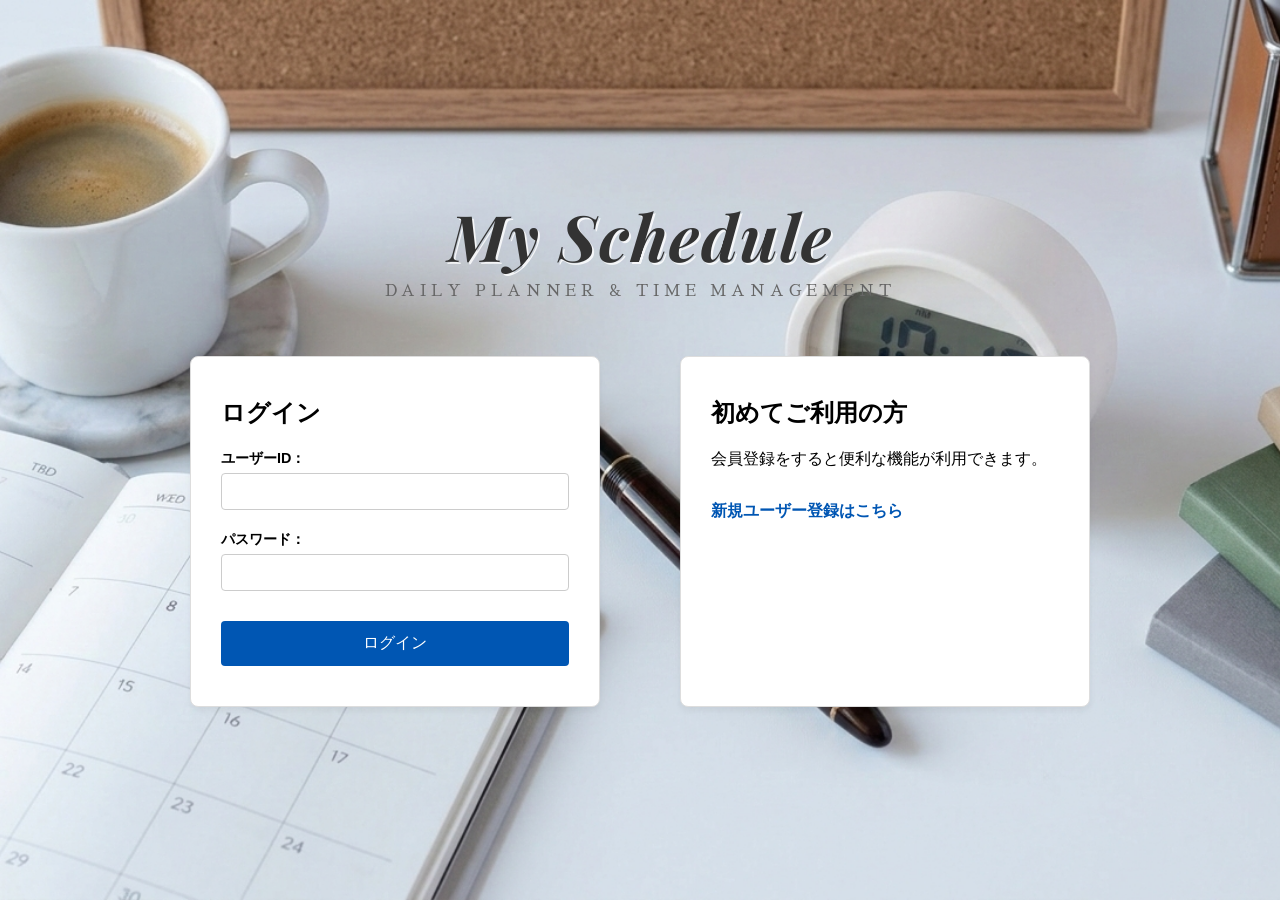
<file: target/classes/templates/index.html>
<!DOCTYPE html>
<html lang="ja" xmlns:th="http://www.thymeleaf.org">
<link
	href="https://fonts.googleapis.com/css2?family=Playfair+Display:ital,wght@1,700&family=Sawarabi+Mincho&display=swap"
	rel="stylesheet">
<link rel="Stylesheet" href="../static/css/style01-index.css" th:href="@{/css/style01-index.css}">

<head>
	<meta charset="UTF-8">
	<title>ログイン</title>
</head>
<div class="header-title">
	<h1>My Schedule</h1>
	<p class="sub-title">Daily Planner & Time Management</p>
</div>

<body>
	<div class="login-container">
		<!-- 左側：ログイン -->
		<div class="left">
			<h2>ログイン</h2>
			<div th:if="${errorMessage}" style="color: red; margin-bottom: 10px;">
				<p th:text="${errorMessage}"></p>
			</div>
			<!-- Spring Boot の Controller に POST 送信 -->
			<!-- Tymeleafに変更済み（action="/login"）-->
			<form th:action="@{/login}" method="post">
				<div>
					<label for="user">ユーザーID：</label>
					<input type="text" id="user" name="name" required>
				</div>
				<div>
					<label for="password">パスワード：</label>
					<input type="password" id="password" name="passwordHash" required>
				</div>
				<button type="submit">ログイン</button>
			</form>
			<!-- Thymeleaf追加 --><!-- エラーメッセージがある場合のみ表示される -->
		</div>

		<!-- 右側：新規登録-->
		<div class="signup-text">
			<h2>初めてご利用の方</h2>
			<p>会員登録をすると便利な機能が利用できます。</p>
			<a href="/signup">新規ユーザー登録はこちら</a>
		</div>
	</div>
</body>

</html>
</file>
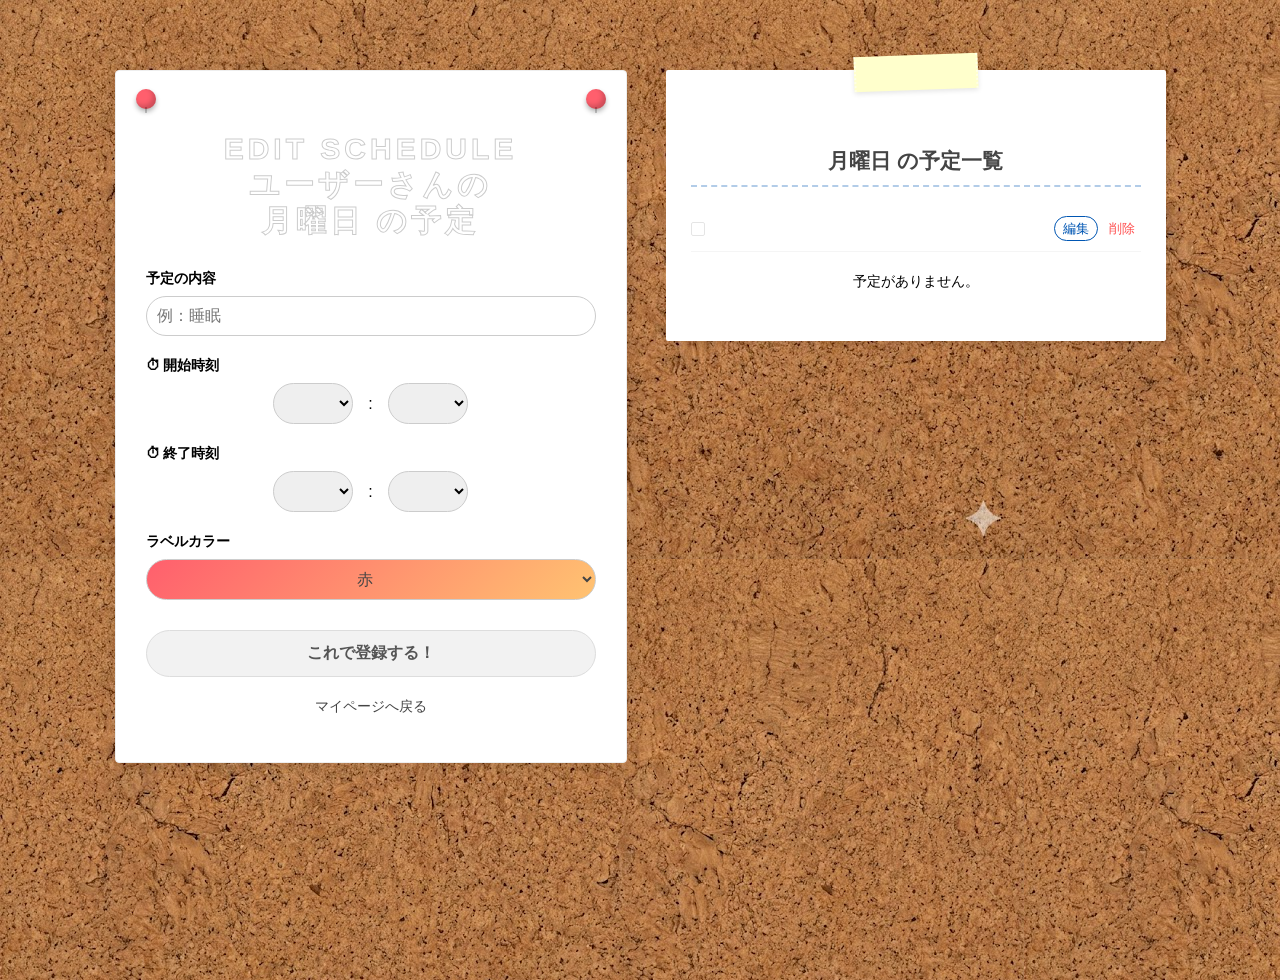
<file: target/classes/templates/edit.html>
<!DOCTYPE html>
<html lang="ja" xmlns:th="http://www.thymeleaf.org">

<head>
	<meta charset="UTF-8">
	<meta name="viewport" content="width=device-width, initial-scale=1.0">
	<title>1日の予定設定</title>
	<link rel="stylesheet" href="../static/css/style03-edit.css" th:href="@{/css/style03-edit.css}">
</head>

<body>
	<div class="form-container">
		<div class="pin-left"></div>
		<div class="pin-right"></div>

		<h1>
			<span class="en-title">Edit Schedule</span>
			<br>
			<span th:text="${session.user.name}">ユーザー</span>さんの<br>
			<span th:text="${selectedWeekName}">月曜日</span> の予定
		</h1>

		<div th:if="${successMessage}"
			style="color: #28a745; font-weight: bold; margin-bottom: 20px; text-align: center;">
			<span th:text="${successMessage}"></span>
		</div>
		<div th:if="${errorMessage}"
			style="color: #ff4d4d; font-weight: bold; margin-bottom: 20px; text-align: center; font-size: 0.9em;">
			<span th:text="${errorMessage}"></span>
		</div>

		<form th:action="@{/edit}" method="post" onsubmit="combineTime()">
			<input type="hidden" name="weekday" th:value="${selectedWeek}">
			<input type="hidden" name="id" th:value="${schedule?.id}">

			<input type="hidden" name="startTimeStr" id="startTimeStr">
			<input type="hidden" name="endTimeStr" id="endTimeStr">

			<div class="form-group">
				<label>予定の内容</label>
				<input type="text" name="categoryName" th:value="${schedule?.categoryName}" placeholder="例：睡眠" required>
			</div>

			<div class="form-group">
				<label>⏱ 開始時刻</label>
				<div class="time-select-group">
					<select id="startH" required>
						<option th:each="h : ${#numbers.sequence(0, 23)}" th:value="${#numbers.formatInteger(h, 2)}"
							th:text="${#numbers.formatInteger(h, 2)}" th:selected="${startHour == h}"></option>
					</select>
					:
					<select id="startM" required>
						<option th:each="m : ${#numbers.sequence(0, 59)}" th:value="${#numbers.formatInteger(m, 2)}"
							th:text="${#numbers.formatInteger(m, 2)}" th:selected="${startMin == m}"></option>
					</select>
				</div>
			</div>

			<div class="form-group">
				<label>⏱ 終了時刻</label>
				<div class="time-select-group">
					<select id="endH" required>
						<option th:each="h : ${#numbers.sequence(0, 23)}" th:value="${#numbers.formatInteger(h, 2)}"
							th:text="${#numbers.formatInteger(h, 2)}" th:selected="${endHour == h}"></option>
					</select>
					:
					<select id="endM" required>
						<option th:each="m : ${#numbers.sequence(0, 59)}" th:value="${#numbers.formatInteger(m, 2)}"
							th:text="${#numbers.formatInteger(m, 2)}" th:selected="${endMin == m}"></option>
					</select>
				</div>
			</div>

			<div class="form-group">
				<label>ラベルカラー</label>
				<select name="categoryColor" required>
					<option value="#ff0000" th:selected="${schedule?.categoryColor == '#ff0000'}">赤</option>
					<option value="#0000ff" th:selected="${schedule?.categoryColor == '#0000ff'}">青</option>
					<option value="#00ff00" th:selected="${schedule?.categoryColor == '#00ff00'}">緑</option>
					<option value="#ffff00" th:selected="${schedule?.categoryColor == '#ffff00'}">黄色</option>
					<option value="#800080" th:selected="${schedule?.categoryColor == '#800080'}">紫</option>
					<option value="#ff69b4" th:selected="${schedule?.categoryColor == '#ff69b4'}">ピンク</option>
					<option value="#ffa500" th:selected="${schedule?.categoryColor == '#ffa500'}">オレンジ</option>
					<option value="#808080" th:selected="${schedule?.categoryColor == '#808080'}">グレー</option>
				</select>
			</div>

			<button type="submit" class="btn-submit">これで登録する！</button>
		</form>

		<div class="cancel-link">
			<p><a th:href="@{/mypage(week=${selectedWeek})}">マイページへ戻る</a></p>
		</div>
	</div>
	<div class="schedules-container">
		<h2><span th:text="${selectedWeekName}">月曜日</span> の予定一覧</h2>
		<div class="schedule-list">
			<div th:each="s : ${schedules}" class="schedule-item">
				<div class="schedule-info">
					<span class="category-badge" th:style="|background-color: ${s.categoryColor}|"></span>
					<div class="details">
						<strong class="category-text" th:text="${s.categoryName}"></strong>
						<div class="time-display">
							<span
								th:text="|${s.startTime/60}:${#numbers.formatInteger(s.startTime%60, 2)} ～ ${s.endTime/60}:${#numbers.formatInteger(s.endTime%60, 2)}|"></span>
						</div>
					</div>
				</div>
				<div class="schedule-actions">
					<a th:href="@{/edit(id=${s.id}, week=${selectedWeek})}" class="btn-edit">編集</a>
					<form th:action="@{/delete}" method="post" style="display: inline;">
						<input type="hidden" name="id" th:value="${s.id}">
						<input type="hidden" name="weekday" th:value="${selectedWeek}">
						<button type="submit" class="action-link delete-link"
							onclick="return confirm('本当に削除しますか？')">削除</button>
					</form>
				</div>
			</div>
			<div th:if="${#lists.isEmpty(schedules)}" class="no-data">予定がありません。</div>
		</div>
	</div>
	<script>
		/**
		 * 送信ボタンが押されたとき、プルダウンの「時」と「分」を
		 * コントローラーが読める "HH:mm" 形式に合成して隠し入力欄に入れます。
		 */
		function combineTime() {
			const startH = document.getElementById('startH').value;
			const startM = document.getElementById('startM').value;
			const endH = document.getElementById('endH').value;
			const endM = document.getElementById('endM').value;

			document.getElementById('startTimeStr').value = startH + ":" + startM;
			document.getElementById('endTimeStr').value = endH + ":" + endM;
		}
	</script>
</body>

</html>
</file>
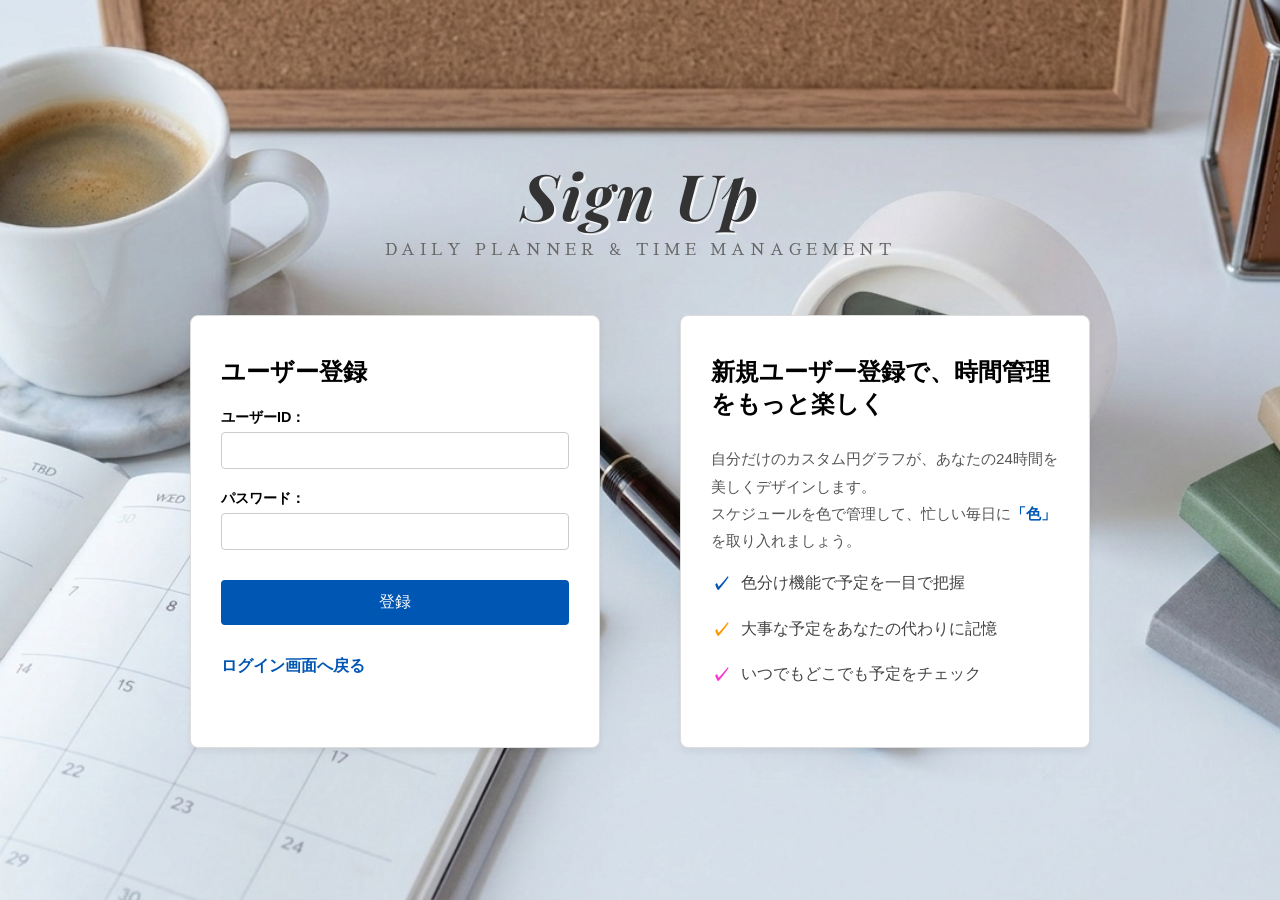
<file: target/classes/templates/signup.html>
<!DOCTYPE html>
<html lang="ja" xmlns:th="http://www.thymeleaf.org">
<link
	href="https://fonts.googleapis.com/css2?family=Playfair+Display:ital,wght@1,700&family=Sawarabi+Mincho&display=swap"
	rel="stylesheet">
<link rel="Stylesheet" href="../static/css/style02-signup.css" th:href="@{/css/style02-signup.css}">

<head>
	<meta charset="UTF-8">
	<title>ユーザー登録</title>
</head>

<body>
	<div class="header-title">
		<h1>Sign Up</h1>
		<p class="sub-title">Daily Planner & Time Management</p>
	</div>
	<div class="login-container">
		<!-- 左側 -->
		<div class="left">
			<h2>ユーザー登録</h2>
			<!-- Spring Boot の Controller に POST 送信 -->
			<!-- Tymeleafに変更済み（"/register"） -->
			<div th:if="${errorMessage}" style="color: red; margin-bottom: 10px;">
				<p th:text="${errorMessage}"></p>
			</div>
			<form th:action="@{/signup}" method="post">
				<div>
					<label for="username">ユーザーID：</label>
					<input type="text" id="username" name="name" required>
				</div>

				<div>
					<label for="password">パスワード：</label>
					<input type="password" id="password" name="passwordHash" required>
				</div>
				<button type="submit">登録</button>
			</form>
			<!-- Tymeleafに変更済み（"/index.html"） -->
			<p class="signup-text"><a th:href="@{/}">ログイン画面へ戻る</a></p>
		</div>

		<!-- 右側：説明-->
		<div class="signup-benefits">
			<h2>新規ユーザー登録で、時間管理をもっと楽しく</h2>
			<p>自分だけのカスタム円グラフが、あなたの24時間を美しくデザインします。<br>
				スケジュールを色で管理して、忙しい毎日に<strong>「色」</strong>を取り入れましょう。</p>
			<ul class="benefits-list">
				<li>色分け機能で予定を一目で把握</li>
				<li>大事な予定をあなたの代わりに記憶</li>
				<li>いつでもどこでも予定をチェック</li>
			</ul>
		</div>
	</div>
</body>

</html>
</file>
